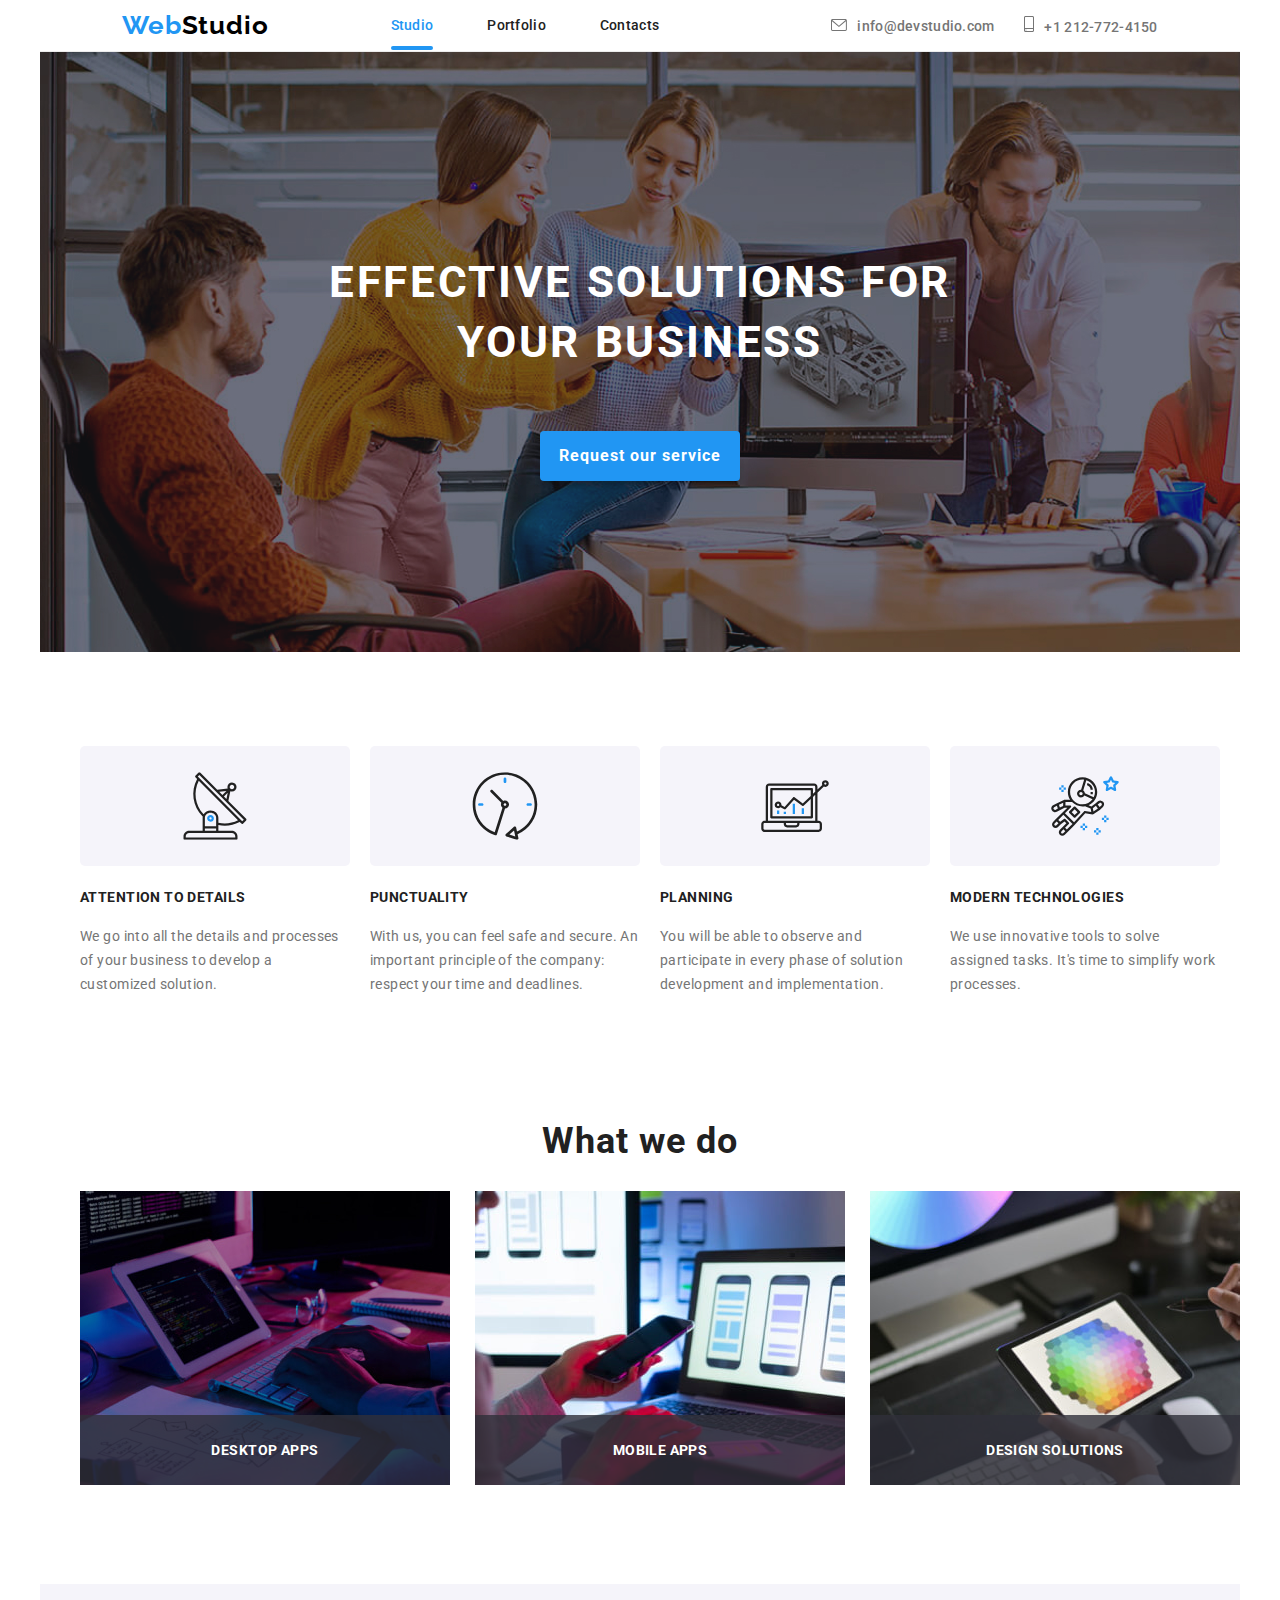
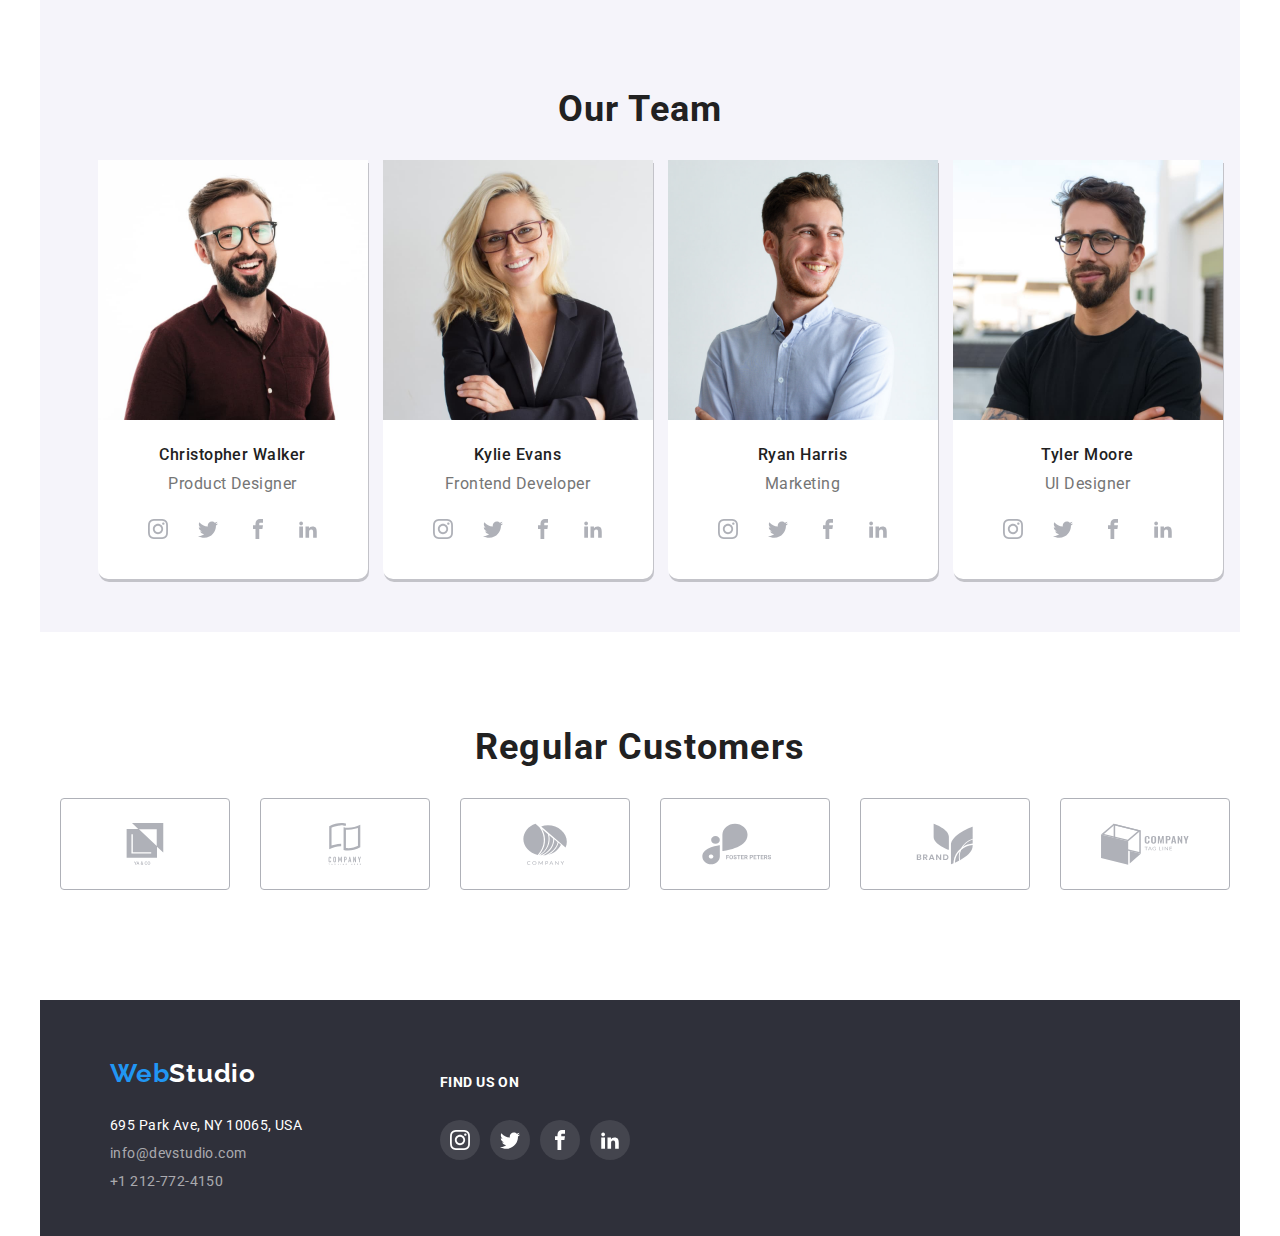
<file: index.html>
<!DOCTYPE html>
<html lang="en">
  <head>
    <meta charset="UTF-8" />
    <meta http-equiv="X-UA-Compatible" content="IE=edge" />
    <meta name="viewport" content="width=device-width, initial-scale=1.0" />
    <link
      rel="stylesheet"
      href="https://cdnjs.cloudflare.com/ajax/libs/modern-normalize/1.0.0/modern-normalize.min.css"
    />
    <link rel="stylesheet" href="styles/styles.css" />
    <link rel="preconnect" href="https://fonts.googleapis.com" />
    <link rel="preconnect" href="https://fonts.gstatic.com" crossorigin />
    <link
      href="https://fonts.googleapis.com/css2?family=Raleway:wght@700&family=Roboto:wght@400;500;700;900&display=swap"
      rel="stylesheet"
    />
    <title>WebStudio</title>
  </head>
  <body>
    <div data-modal class="modal is-hidden">
      <div class="inner-modal">
        <button data-modal-close class="close-modal">
           <svg  viewBox="0 0 200 100"class="close-icons">
              <use href="images/icons.svg#icon-close" ></use> </svg>
        </button>
      </div>
    </div>






    <!--Menu section-->

    <div class="container">
      <header class="page-header">
        <a class="logo link" href="index.html">
          <span class="logo-first-section">Web</span>Studio</a
        >

        <nav>
          <ul class="main-nav-list unstyled-list">
            <li class="main-nav-item">
              <a class="main-nav-link link active-link" href="index.html">Studio</a>
            </li>
            <li class="main-nav-item">
              <a class="main-nav-link link" href="portfolio.html">Portfolio</a>
            </li>
            <li class="main-nav-item">
              <a class="main-nav-link link" href="#">Contacts</a>
            </li>
          </ul>
        </nav>
        <ul class="contact-list unstyled-list">
          <li class="contact-list-item">
            <a class="main-nav-contact link " href="mailto:info@devstudio.com"
              ><svg class="header-icon" width="16" height="12">
              <use href="images/icons.svg#icon-envelope"></use> </svg>info@devstudio.com</a>
              
          </li>
          <li class="contact-list-item">
            <a class="main-nav-contact link " href="tel:+12127724150"
              ><svg class="header-icon" width="10" height="16">
              <use href="images/icons.svg#icon-smartphone"></use> </svg>+1 212-772-4150</a
            >
          </li>
        </ul>
      </header>
    </div>

    <main>
      <!-- Hero element section -->
      <div class="container">
        <section class="hero-element">
          <h1 class="motto">
            EFFECTIVE SOLUTIONS FOR <br />
            YOUR BUSINESS
          </h1>
          <button data-modal-open class="request-btn" type="button">
            Request our service
          </button>
        </section>
      </div>

      <!--About us section-->

      <div class="container">
        <section>
          <ul class="about-section unstyled-list">
            <li class="about">
               <svg viewBox="0 0 400 100" class="about-icons">
              <use href="images/icons.svg#icon-antenna"></use> </svg>
              <h4 class="about-title">ATTENTION TO DETAILS</h4>
              <p class="about-text">
                We go into all the details and processes of your business to
                develop a customized solution.
              </p>
            </li>
            <li class="about">
               <svg viewBox="0 0 400 100" class="about-icons">
              <use href="images/icons.svg#icon-clock" ></use> </svg>
              <h4 class="about-title">PUNCTUALITY</h4>
              <p class="about-text">
                With us, you can feel safe and secure. An important principle of
                the company: respect your time and deadlines.
              </p>
            </li>
            <li class="about">
               <svg  viewBox="0 0 400 100"class="about-icons">
              <use href="images/icons.svg#icon-diagram" ></use> </svg>
              <h4 class="about-title">PLANNING</h4>
              <p class="about-text">
                You will be able to observe and participate in every phase of
                solution development and implementation.
              </p>
            </li>

            <li class="about">
               <svg viewBox="0 0 400 100"   class="about-icons">
              <use href="images/icons.svg#icon-astronaut"
               ></use> </svg>
              <h4 class="about-title">MODERN TECHNOLOGIES</h4>
              <p class="about-text">
                We use innovative tools to solve assigned tasks. It's time to
                simplify work processes.
              </p>
            </li>
          </ul>
        </section>
      </div>

      <!--What we do section-->
      <div class="container">
        <section class="we-do-section">
          <h2 class="section-title">What we do</h2>
          <ul class="unstyled-listss">
            <li>
              <div class="we-do-card">
                <div class="we-do-shadow">DESKTOP APPS</div> 
              <img
                src="./images/what_we_do/WS1.jpg"
                alt="Someone who coding"
                width="370"
              />
            </div>
            </li>
             <li>
              <div class="we-do-card">
                <div class="we-do-shadow">MOBILE APPS</div> 
              <img
                src="./images/what_we_do/WS2.jpg"
                alt="Someone who coding"
                width="370"
              /></div>
            </li>
              <li>
              <div class="we-do-card">
                <div class="we-do-shadow">DESIGN SOLUTIONS</div> 
              <img
                src="./images/what_we_do/WS3.jpg"
                alt="Someone who coding"
                width="370"
              /></div>
            </li>
          </ul>
        </section>
      </div>

      <!--Team section-->

      <div class="container">
        <section class="team-section">
          <h2 class="section-title">Our Team</h2>
          <ul class="teams">
            <li class="somebody">
              <img
                src="./images/our_team/ChristopherWalker.jpg"
                width="270"
                alt="Christopher Walker portrait photo"
              />
              <h4 class="name">Christopher Walker</h4>
              <p class="function">Product Designer</p>
              <ul class="unstyled-list social-list">
                <li class="social-dot">
                  <a href="#" target="_blank" class="social-link">
                    <svg class="social-icon">
                      <use href="images/icons.svg#icon-instagram"></use>
                    </svg>
                  </a>
                </li>
                <li>
                  <a href="#" target="_blank" class="social-link">
                    <svg class="social-icon">
                      <use href="images/icons.svg#icon-twitter"></use>
                    </svg>
                  </a>
                </li>
                <li>
                  <a href="#" target="_blank" class="social-link">
                    <svg class="social-icon">
                      <use href="images/icons.svg#icon-facebook"></use>
                    </svg>
                  </a>
                </li>
                <li>
                  <a href="#" target="_blank" class="social-link">
                    <svg class="social-icon">
                      <use href="images/icons.svg#icon-linkedin"></use>
                    </svg>
                  </a>
                </li>
              </ul>
            </li>
            <li class="somebody">
              <img
                src="./images/our_team/KylieEvans.jpg"
                width="270"
                alt="Kylie Evans portrait photo"
              />
              <h4 class="name">Kylie Evans</h4>
              <p class="function">Frontend Developer</p>
              <ul class="unstyled-list social-list">
                <li>
                  <a href="#" target="_blank" class="social-link">
                    <svg class="social-icon">
                      <use href="images/icons.svg#icon-instagram"></use>
                    </svg>
                  </a>
                </li>
                <li>
                  <a href="#" target="_blank" class="social-link">
                    <svg class="social-icon">
                      <use href="images/icons.svg#icon-twitter"></use>
                    </svg>
                  </a>
                </li>
                <li>
                  <a href="#" target="_blank" class="social-link">
                    <svg class="social-icon">
                      <use href="images/icons.svg#icon-facebook"></use>
                    </svg>
                  </a>
                </li>
                <li>
                  <a href="#" target="_blank" class="social-link">
                    <svg class="social-icon">
                      <use href="images/icons.svg#icon-linkedin"></use>
                    </svg>
                  </a>
                </li>
              </ul>
            </li>
            <li class="somebody">
              <img
                src="./images/our_team/RyanHarris.jpg"
                width="270"
                alt="Ryan Harris portrait photo"
              />
              <h4 class="name">Ryan Harris</h4>
              <p class="function">Marketing</p>
             <ul class="unstyled-list social-list">
                <li>
                  <a href="#" target="_blank" class="social-link">
                    <svg class="social-icon">
                      <use href="images/icons.svg#icon-instagram"></use>
                    </svg>
                  </a>
                </li>
                <li>
                  <a href="#" target="_blank" class="social-link">
                    <svg class="social-icon">
                      <use href="images/icons.svg#icon-twitter"></use>
                    </svg>
                  </a>
                </li>
                <li>
                  <a href="#" target="_blank" class="social-link">
                    <svg class="social-icon">
                      <use href="images/icons.svg#icon-facebook"></use>
                    </svg>
                  </a>
                </li>
                <li>
                  <a href="#" target="_blank" class="social-link">
                    <svg class="social-icon">
                      <use href="images/icons.svg#icon-linkedin"></use>
                    </svg>
                  </a>
                </li>
              </ul>
            </li>
            <li class="somebody">
              <img
                src="./images/our_team/TylerMoore.jpg"
                width="270"
                alt="Tyler Moore portrait photo"
              />
                 <h4 class="name">Tyler Moore</h4>
                <p class="function">UI Designer</p>
              <ul class="unstyled-list social-list">
                <li>
                  <a href="#" target="_blank" class="social-link">
                    <svg class="social-icon">
                      <use href="images/icons.svg#icon-instagram"></use>
                    </svg>
                  </a>
                </li>
                <li>
                  <a href="#" target="_blank" class="social-link">
                    <svg class="social-icon">
                      <use href="images/icons.svg#icon-twitter"></use>
                    </svg>
                  </a>
                </li>
                <li>
                  <a href="#" target="_blank" class="social-link">
                    <svg class="social-icon">
                      <use href="images/icons.svg#icon-facebook"></use>
                    </svg>
                  </a>
                </li>
                <li>
                  <a href="#" target="_blank" class="social-link">
                    <svg class="social-icon">
                      <use href="images/icons.svg#icon-linkedin"></use>
                    </svg>
                  </a>
                </li>
              </ul>
            </section>
      </div>

      <!--Customers section-->

      <div class="container">
        <section>
         <h2 class="section-title">Regular Customers</h2>
         <ul class="customers"> 
            <li class="customer-logo">
              <a href="#" target="_blank" class="customer-link">
                    <svg viewBox="0 0 400 100" class="customer-icon">
                      <use href="images/icons.svg#icon-customer1"></use>
                    </svg>
                  </a>
                </li>
           <li class="customer-logo">
              <a href="#" target="_blank" class="customer-link">
                    <svg viewBox="0 0 400 100" class="customer-icon">
                      <use href="images/icons.svg#icon-customer2"></use>
                    </svg>
                  </a>
             </li>
            <li class="customer-logo">
                <a href="#" target="_blank" class="customer-link">
                    <svg viewBox="0 0 400 100" class="customer-icon">
                      <use href="images/icons.svg#icon-customer3"></use>
                    </svg>
                  </a>
                </li>
            <li class="customer-logo">
              <a href="#" target="_blank" class="customer-link">
                    <svg viewBox="0 0 400 100"  class="customer-icon ">
                      <use href="images/icons.svg#icon-customer4"></use>
                    </svg>
               </a>
              </li>
            <li class="customer-logo">
              <a href="#" target="_blank" class="customer-link">
                    <svg viewBox="0 0 400 100" class="customer-icon">
                      <use href="images/icons.svg#icon-customer5"></use>
                    </svg>
                  </a>
            </li>
             <li class="customer-logo"> 
                <a href="#" target="_blank" class="customer-link">
                    <svg viewBox="0 0 400 100" class="customer-icon">
                      <use href="images/icons.svg#icon-customer6"></use>
                    </svg>
                  </a>
            </li>
           </ul>
      </div>
     </section>
    </main>

    <!--Footer section-->
    <footer class="container">
      <div class="page-footer">
        <address class="contacts">
          <ul class="unstyled-list">
            <li class="info">
              <a class="logo link" href="index.html"
                ><span class="logo-first-section">Web</span
                ><span class="logo-last-section">Studio</span></a
              >
            </li>
            <li class="info">
              <a class="link adress" href="#">695 Park Ave, NY 10065, USA</a>
            </li>
            <li class="info">
              <a class="link mail" href="mailto:info@devstudio.com"
                >info@devstudio.com</a
              >
            </li>
            <li class="info">
              <a class="link tel" href="tel:+12127724150">+1 212-772-4150</a>
            </li>
          </ul>
        </address>
        <div class="page-footer social-media">
          <h3 class="social-title">FIND US ON</h3>
          <ul class="unstyled-list social-lis dots">
              <li class="">
                  <a href="#" target="_blank" class="footer-social-link">
                    <svg class="footer-icon">
                      <use href="images/icons.svg#icon-instagram"></use>
                    </svg>
                  </a>
                </li>
                <li>
                  <a href="#" target="_blank" class="footer-social-link">
                    <svg class="footer-icon">
                      <use href="images/icons.svg#icon-twitter"></use>
                    </svg>
                  </a>
                </li>
                <li>
                  <a href="#" target="_blank" class="footer-social-link">
                    <svg class="footer-icon">
                      <use href="images/icons.svg#icon-facebook"></use>
                    </svg>
                  </a>
                </li>
                <li>
                  <a href="#" target="_blank" class="footer-social-link">
                    <svg class="footer-icon">
                      <use href="images/icons.svg#icon-linkedin"></use>
                    </svg>
                  </a>
                </li>
            </ul> </div>
      </div>
    </footer>
    <script src="./js/modal.js"></script>
  </body>
</html>
</file>
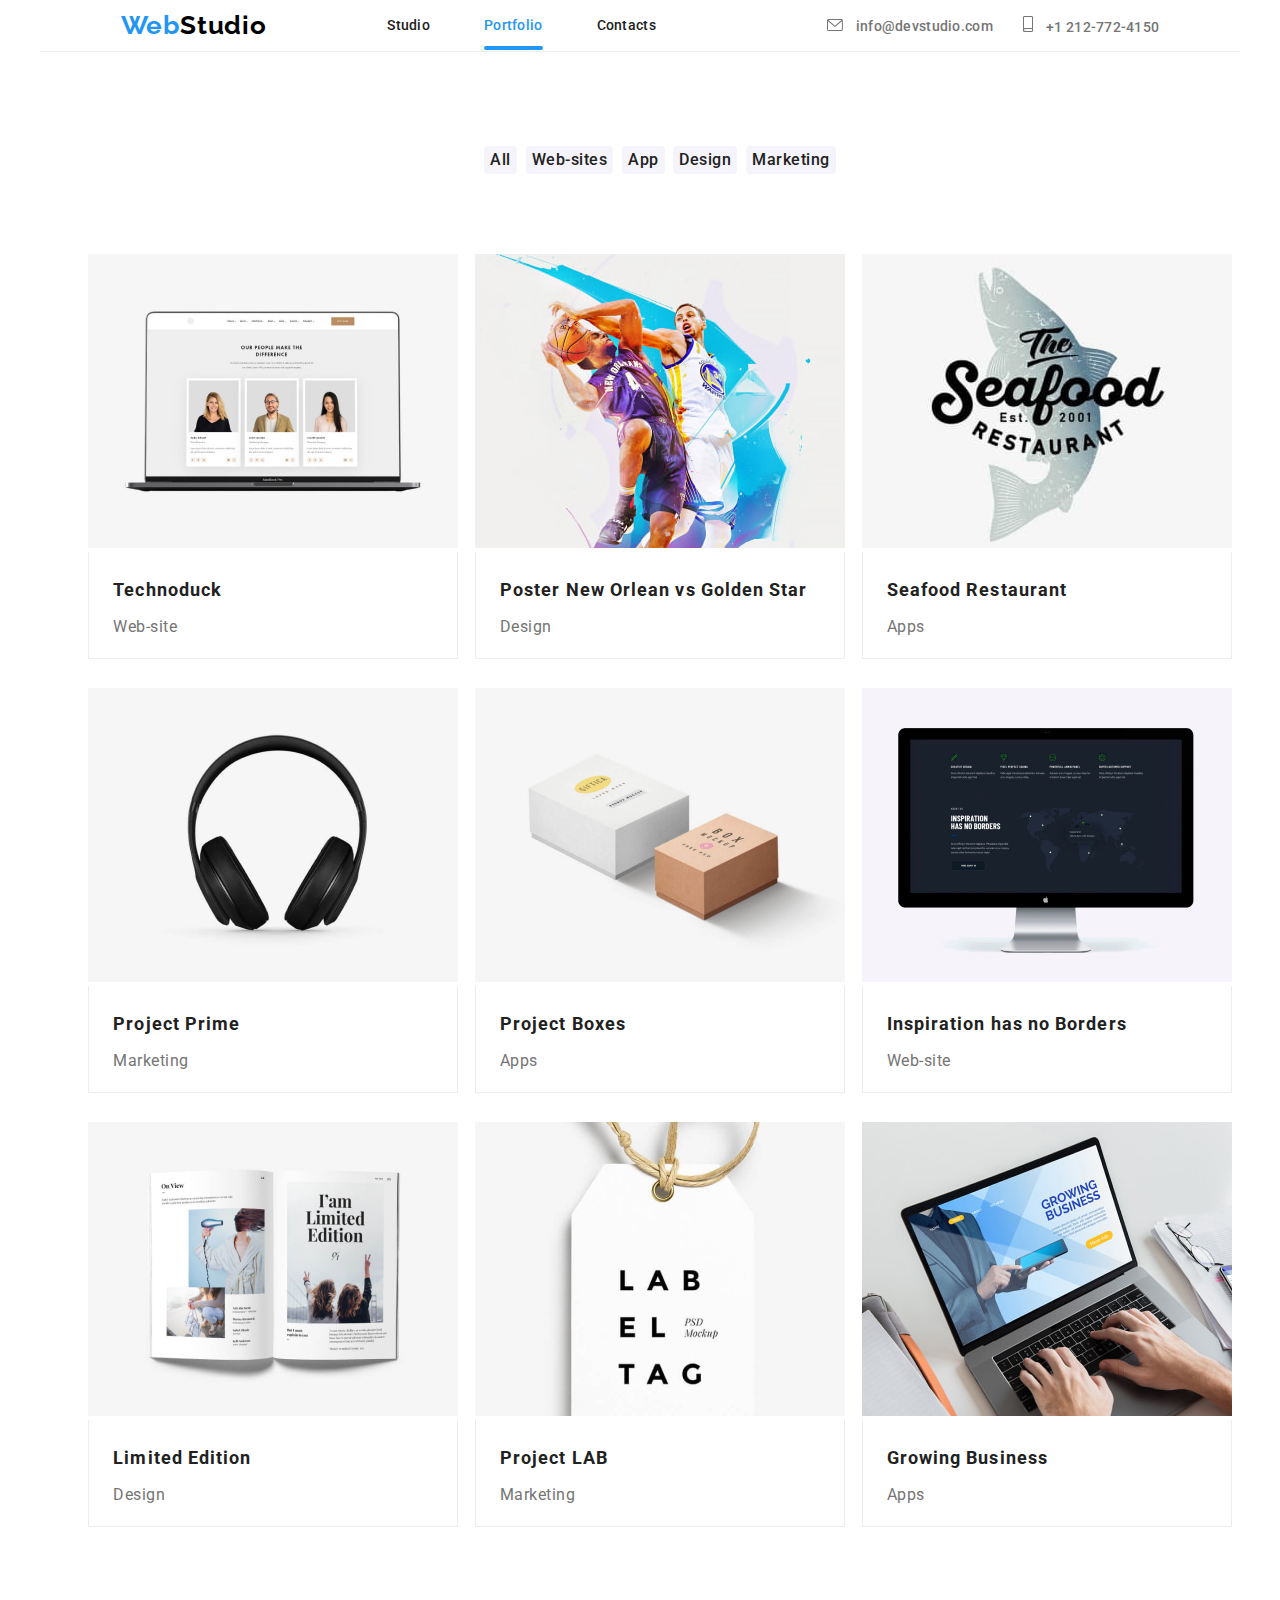
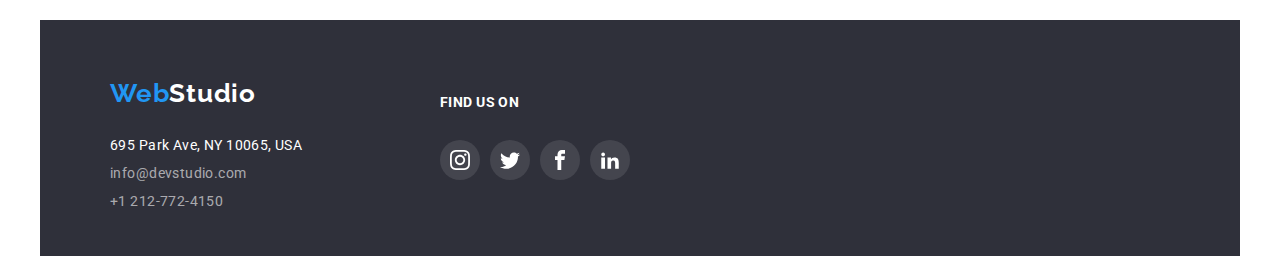
<file: portfolio.html>
<!DOCTYPE html>
<html lang="en">
  <head>
    <meta charset="UTF-8" />
    <meta http-equiv="X-UA-Compatible" content="IE=edge" />
    <meta name="viewport" content="width=device-width, initial-scale=1.0" />
    <link
      rel="stylesheet"
      href="https://cdnjs.cloudflare.com/ajax/libs/modern-normalize/1.0.0/modern-normalize.min.css"
    />
    <link rel="stylesheet" href="styles/styles.css" />
    <link rel="preconnect" href="https://fonts.googleapis.com" />
    <link rel="preconnect" href="https://fonts.gstatic.com" crossorigin />
    <link
      href="https://fonts.googleapis.com/css2?family=Raleway:wght@700&family=Roboto:wght@400;500;700;900&display=swap"
      rel="stylesheet"
    />
    <title>WebStudio</title>
  </head>
  <body>
    <!--Menu section-->
    <div class="container">
      <header class="page-header">
        <a class="logo link" href="index.html">
          <span class="logo-first-section">Web</span>Studio</a
        >

        <nav>
          <ul class="main-nav-list unstyled-list">
            <li class="main-nav-item">
              <a class="main-nav-link link" href="index.html">Studio</a>
            </li>
            <li class="main-nav-item">
              <a class="main-nav-link link active-link" href="portfolio.html"
                >Portfolio</a
              >
            </li>
            <li class="main-nav-item">
              <a class="main-nav-link link" href="#">Contacts</a>
            </li>
          </ul>
        </nav>
        <ul class="contact-list unstyled-list">
          <li class="contact-list-item">
            <a class="main-nav-contact link" href="mailto:info@devstudio.com"
              ><svg class="header-icon" width="16" height="12">
                <use href="images/icons.svg#icon-envelope"></use>
              </svg>
              info@devstudio.com</a
            >
          </li>
          <li class="contact-list-item">
            <a class="main-nav-contact link" href="tel:+12127724150"
              ><svg class="header-icon" width="10" height="16">
                <use href="images/icons.svg#icon-smartphone"></use>
              </svg>
              +1 212-772-4150</a
            >
          </li>
        </ul>
      </header>
    </div>

    <!--Portfolio section-->
    <main>
      <ul class="unstyled-btns">
        <li><button class="btn" type="button">All</button></li>
        <li><button class="btn" type="button">Web-sites</button></li>
        <li><button class="btn" type="button">App</button></li>
        <li><button class="btn" type="button">Design</button></li>
        <li><button class="btn" type="button">Marketing</button></li>
      </ul>
      <div class="container">
        <ul class="unstyled-images">
          <li class="product">
            <div class="over-card">
              <div class="overlay">
                <p class="opis">
                  Technoduck is a state-of-the-art coronavirus distribution
                  platform. Companies use this platform for digital espionage
                  and attacks on competitors' secure servers.
                </p>
              </div>
              <img
                class="product-img"
                src="./images/gallery/img1.jpg"
                width="370"
                alt="on the screen of a laptop is opened a web-site"
              />
            </div>
            <div class="card">
              <h4 class="product-name">Technoduck</h4>
              <p class="product-type">Web-site</p>
            </div>
          </li>

          <li class="product">
            <div class="over-card">
              <div class="overlay">
                <p class="opis"></p>
              </div>
              <img
                class="product-img"
                src="./images/gallery/img2.jpg"
                width="370"
                alt="two basketball players are fighting for the basketball"
              />
            </div>
            <div class="card">
              <h4 class="product-name">Poster New Orlean vs Golden Star</h4>
              <p class="product-type">Design</p>
            </div>
          </li>

          <li class="product">
            <div class="over-card">
              <div class="overlay">
                <p class="opis"></p>
              </div>
              <img
                class="product-img"
                src="./images/gallery/img3.jpg"
                width="370"
                alt="The Seafood Restaurant Est. 2001 and text and a fish"
              />
            </div>
            <div class="card">
              <h4 class="product-name">Seafood Restaurant</h4>
              <p class="product-type">Apps</p>
            </div>
          </li>

          <li class="product">
            <div class="over-card">
              <div class="overlay">
                <p class="opis"></p>
              </div>
              <img
                class="product-img"
                src="./images/gallery/img4.jpg"
                width="370"
                alt="Headphones"
              />
            </div>
            <div class="card">
              <h4 class="product-name">Project Prime</h4>
              <p class="product-type">Marketing</p>
            </div>
          </li>

          <li class="product">
            <div class="over-card">
              <div class="overlay">
                <p class="opis"></p>
              </div>
              <img
                class="product-img"
                src="./images/gallery/img5.jpg"
                width="370"
                alt="two boxes"
              />
            </div>
            <div class="card">
              <h4 class="product-name">Project Boxes</h4>
              <p class="product-type">Apps</p>
            </div>
          </li>

          <li class="product">
            <div class="over-card">
              <div class="overlay">
                <p class="opis"></p>
              </div>
              <img
                class="product-img"
                src="./images/gallery/img6.jpg"
                width="370"
                alt="a web-site on a monitor"
              />
            </div>
            <div class="card">
              <h4 class="product-name">Inspiration has no Borders</h4>
              <p class="product-type">Web-site</p>
            </div>
          </li>

          <li class="product">
            <div class="over-card">
              <div class="overlay">
                <p class="opis"></p>
              </div>
              <img
                class="product-img"
                src="./images/gallery/img7.jpg"
                width="370"
                alt="an open book"
              />
            </div>
            <div class="card">
              <h4 class="product-name">Limited Edition</h4>
              <p class="product-type">Design</p>
            </div>
          </li>

          <li class="product">
            <div class="over-card">
              <div class="overlay">
                <p class="opis"></p>
              </div>
              <img
                class="product-img"
                src="./images/gallery/img8.jpg"
                width="370"
                alt="a label that says labeltag"
              />
            </div>
            <div class="card">
              <h4 class="product-name">Project LAB</h4>
              <p class="product-type">Marketing</p>
            </div>
          </li>

          <li class="product">
            <div class="over-card">
              <div class="overlay">
                <p class="opis"></p>
              </div>
              <img
                class="product-img"
                src="./images/gallery/img9.jpg"
                width="370px"
                alt="two mani write to a laptop"
              />
            </div>
            <div class="card">
              <h4 class="product-name">Growing Business</h4>
              <p class="product-type">Apps</p>
            </div>
          </li>
        </ul>
      </div>
    </main>

    <!--Footer section-->

    <footer class="container">
      <div class="page-footer">
        <address class="contacts">
          <ul class="unstyled-list">
            <li class="info">
              <a class="logo link" href="index.html"
                ><span class="logo-first-section">Web</span
                ><span class="logo-last-section">Studio</span></a
              >
            </li>
            <li class="info">
              <a class="link adress" href="#">695 Park Ave, NY 10065, USA</a>
            </li>
            <li class="info">
              <a class="link mail" href="mailto:info@devstudio.com"
                >info@devstudio.com</a
              >
            </li>
            <li class="info">
              <a class="link tel" href="tel:+12127724150">+1 212-772-4150</a>
            </li>
          </ul>
        </address>
        <div class="page-footer social-media">
          <h3 class="social-title">FIND US ON</h3>
          <ul class="unstyled-list social-lis dots">
            <li class="">
              <a href="#" target="_blank" class="footer-social-link">
                <svg class="footer-icon">
                  <use href="images/icons.svg#icon-instagram"></use>
                </svg>
              </a>
            </li>
            <li>
              <a href="#" target="_blank" class="footer-social-link">
                <svg class="footer-icon">
                  <use href="images/icons.svg#icon-twitter"></use>
                </svg>
              </a>
            </li>
            <li>
              <a href="#" target="_blank" class="footer-social-link">
                <svg class="footer-icon">
                  <use href="images/icons.svg#icon-facebook"></use>
                </svg>
              </a>
            </li>
            <li>
              <a href="#" target="_blank" class="footer-social-link">
                <svg class="footer-icon">
                  <use href="images/icons.svg#icon-linkedin"></use>
                </svg>
              </a>
            </li>
          </ul>
        </div>
      </div>
    </footer>
  </body>
</html>
</file>
<file: styles/styles.css>
*,
*::before,
*::after {
  box-sizing: border-box;
  transition-duration: 250ms;
  transition-timing-function: cubic-bezier(0.4, 0, 0.2, 1);
}

:root {
  --brand-color: #2196f3;
}

body {
  font-family: "Roboto", "Rakeway", sans-serif;
  margin: 0;
}
/* Menu section */
.page-header {
  display: flex;
  width: 100%;
  align-items: center;
  justify-content: space-evenly;
  border-bottom: 1px solid #ececec;
  margin-bottom: 0 auto;
}

.container {
  width: 1200px;
  margin: auto;
  justify-content: center;
}

.unstyled-list {
  list-style-type: none;
}

.main-nav-list {
  list-style-type: none;
  display: inline-block;
  flex-grow: 1;
}

.main-nav-item {
  display: inline-block;
  margin-right: 50px;
}
.contact-list-item {
  display: flex;
}

.link {
  text-decoration: none;
  cursor: pointer;
}
.logo {
  font-family: "Raleway";
  font-style: normal;
  color: #000000;
  font-weight: 700;
  font-size: 26px;
  line-height: 31px;
  letter-spacing: 0.03em;
}
.main-nav-contact {
  font-family: "Roboto";
  font-style: normal;
  font-weight: 500;
  font-size: 14px;
  line-height: 16px;
  letter-spacing: 0.02em;
  color: #757575;
}
.main-nav-contact:hover,
.main-nav-contact:focus {
  color: var(--brand-color);
}

.logo-first-section {
  color: var(--brand-color);
}
.main-nav-link {
  font-family: "Roboto";
  font-style: normal;
  font-weight: 500;
  font-size: 14px;
  line-height: 16px;
  letter-spacing: 0.02em;
  color: #212121;
  position: relative;
}
.main-nav-link:hover,
.main-nav-link:focus {
  color: var(--brand-color);
}

.header-icon {
  fill: currentColor;
  margin-right: 10px;
}

.contact-list {
  display: flex;
  align-items: center;
  gap: 30px;
}

.active-link {
  color: var(--brand-color);
}
.active-link::after {
  content: "";
  color: var(--brand-color);
  background-color: var(--brand-color);
  border-radius: 10px;
  width: 100%;
  height: 4px;
  position: absolute;
  bottom: -17px;
  left: 0;
}

/* Index section */
/* Hero section*/

.modal {
  position: fixed;
  width: 100%;
  height: 100%;
  background-color: rgba(0, 0, 0, 0.2);
  z-index: 99;
  display: flex;
  justify-content: center;
  align-items: center;
  transition: opacity 300ms linear, transform 250ms linear;
}

.inner-modal {
  width: 528px;
  height: 581px;
  background-color: #fff;
  position: relative;
}

.close-modal {
  border-radius: 50%;
  background-color: #fff;
  border: 1px solid rgba(0, 0, 0, 0.1);
  width: 30px;
  height: 30px;
  display: flex;
  align-items: center;
  justify-content: center;
  color: #afb1b8;
  cursor: pointer;
  position: absolute;
  top: 8px;
  right: 8px;
}

.is-hidden {
  visibility: hidden;
  pointer-events: none;
  transform: scale(0.1);
  opacity: 0;
}

.hero-element,
.motto,
.request-btn {
  display: flex;
  flex-direction: column;
  justify-content: center;
  align-items: center;
}

.hero-element {
  background-image: url(../images/gallery/hero.jpg);
  box-shadow: inset 300px 300px 300px 300px hsla(235, 10%, 21%, 0.3);

  width: 100%;
  height: 600px;
}
.motto {
  width: 696 px;
  margin-right: auto;
  margin-left: auto;

  font-family: "Roboto";
  font-style: normal;
  font-weight: 900px;
  font-size: 44px;
  line-height: 60px;
  text-align: center;
  letter-spacing: 0.06em;
  text-transform: uppercase;
  color: #ffffff;
  align-content: center;
}

.request-btn {
  font-family: "Roboto";
  font-style: normal;
  font-weight: 700;
  font-size: 16px;
  line-height: 30px;
  display: flex;
  align-items: center;
  text-align: center;
  letter-spacing: 0.06em;
  color: #ffffff;

  width: 200px;
  height: 50px;

  background: var(--brand-color);
  box-shadow: 0px 4px 4px rgba(0, 0, 0, 0.15);
  border-radius: 4px;
  border-style: none;
  flex-wrap: nowrap;
  margin-top: 30px;
}

/* about us section*/
.about-title {
  font-family: "Roboto";
  font-style: normal;
  font-weight: 700px;
  font-size: 14px;
  line-height: 16px;
  letter-spacing: 0.03em;
  text-transform: uppercase;
  color: #212121;
}

.about-text {
  font-family: "Roboto";
  font-style: normal;
  font-weight: 400px;
  font-size: 14px;
  line-height: 24px;
  letter-spacing: 0.03em;
  color: #757575;
}

.about-section {
  display: inline-flex;
  flex-direction: row;
  justify-content: space-evenly;

  margin-top: 94px;
  width: 1200px;
}
.about {
  margin-right: 20px;
}

.about-icons {
  background-color: #f5f4fa;
  width: 270px;
  height: 120px;
  border-radius: 5px;
}

/* What we do section */
.section-title {
  font-family: "Roboto";
  font-style: normal;
  font-weight: 700;
  font-size: 36px;
  line-height: 42px;
  text-align: center;
  letter-spacing: 0.03em;
  color: #212121;
  margin-top: 94px;
}

.unstyled-listss {
  display: flex;
  justify-content: space-between;
  list-style-type: none;
}

.we-do-section {
  width: 100%;
}

.we-do-shadow {
  display: flex;
  font-family: "Roboto";
  font-style: normal;
  font-weight: 700;
  font-size: 14px;
  line-height: 16px;
  text-align: center;
  letter-spacing: 0.03em;
  text-transform: uppercase;
  color: #ffffff;

  background-color: rgba(47, 48, 58, 0.8);
  position: absolute;
  height: 70px;
  width: 370px;
  align-items: center;
  justify-content: center;
  margin-top: 224px;
}

/* Team section */

.teams {
  display: flex;
  justify-content: space-around;
  list-style-type: none;
}

.name {
  font-family: "Roboto";
  font-style: normal;
  font-weight: 500;
  font-size: 16px;
  line-height: 19px;
  text-align: center;
  letter-spacing: 0.03em;
  color: #212121;
  margin-bottom: 10px;
}

.function {
  font-family: "Roboto";
  font-style: normal;
  color: #757575;
  font-weight: 400;
  font-size: 16px;
  line-height: 19px;
  text-align: center;
  letter-spacing: 0.03em;
  margin-top: 10px;
}
.somebody {
  background-color: #ffffff;
  border-bottom-left-radius: 10px;
  border-bottom-right-radius: 10px;
  padding-bottom: 30px;
  box-shadow: 1px 3px #c3c3c9;
}
.team-section {
  width: 100%;
  height: 648px;
  margin-top: 94px;
  background: #f5f4fa;
  padding: 10px;
}

.social-icon {
  width: 20px;
  height: 20px;
  fill: currentColor;
  justify-content: center;
}

.social-list {
  display: flex;
  gap: 10px;
}

.social-link {
  background-color: #fff;
  border-radius: 50%;
  width: 40px;
  height: 40px;
  display: flex;
  align-items: center;
  justify-content: center;
  color: #afb1b8;
}

.social-link:hover,
.social-icon:hover {
  background-color: var(--brand-color);
  color: #fff;
}

/* Customers section */

.customers {
  list-style-type: none;
  display: flex;
  justify-content: center;
  align-items: center;
}

.customer-link {
  width: 170px;
  height: 92px;
  border: 1px solid #afb1b8;
  border-radius: 4px;
  margin-right: 30px;
  margin-bottom: 94px;
  display: flex;
  align-items: center;
  justify-content: center;
  color: #afb1b8;
}
.customer-link:hover {
  border: 1px solid var(--brand-color);
}
.customer-icon {
  fill: currentColor;
}
.customer-icon:hover {
  fill: #2196f3;
}
/* Portfolio section */

.btn {
  font-family: "Roboto";
  font-style: normal;
  color: #212121;
  font-weight: 500;
  font-size: 16px;
  line-height: 26px;
  text-align: center;
  letter-spacing: 0.03em;
  background: #f5f4fa;
  border-radius: 4px;
  border-style: none;
  cursor: pointer;
}
.btn:hover {
  color: #fff;
  background-color: var(--brand-color);
}

.btn:hover,
.btn:focus {
  box-shadow: 2px 8px 7px 0px rgba(117, 117, 117, 0.53);
  -webkit-box-shadow: 2px 8px 7px 0px rgba(117, 117, 117, 0.53);
  -moz-box-shadow: 2px 8px 7px 0px rgba(117, 117, 117, 0.53);
}

.card {
  border: 1px solid #ececec;
  width: 370px;
  height: 107px;
  margin-bottom: 30px;
  border-top-style: none;
  padding-top: 10px;
  position: relative;
  overflow: hidden;
}
.product {
  width: 370px;
  height: 404px;
  margin-top: 30px;
}

.product:hover {
  box-shadow: 5px 5px 4px 2px rgba(117, 117, 117, 0.53);
  box-shadow: 2px 8px 9px 3px rgba(117, 117, 117, 0.53);
  -webkit-box-shadow: 2px 8px 9px 3px rgba(117, 117, 117, 0.53);
  -moz-box-shadow: 2px 8px 9px 3px rgba(117, 117, 117, 0.53);
}
.product-img {
  margin-bottom: 0px;
}

.product-name {
  font-family: "Roboto";
  font-style: normal;
  color: #212121;
  font-weight: 700;
  font-size: 18px;
  line-height: 36px;
  letter-spacing: 0.06em;
  margin-left: 24px;
  margin-bottom: 4px;
  margin-top: 10px;
}
.product-type {
  font-family: "Roboto";
  font-style: normal;
  color: #757575;
  font-weight: 400;
  font-size: 16px;
  line-height: 30px;
  letter-spacing: 0.03em;
  margin-left: 24px;
  margin-top: 4px;
}
.unstyled-btns {
  display: flex;
  justify-content: space-around;
  max-width: 400px;
  margin-left: auto;
  margin-right: auto;
  list-style-type: none;
  margin-top: 94px;
}
.unstyled-images {
  display: flex;
  flex-wrap: wrap;
  max-width: 1200px;

  justify-content: space-around;
  list-style-type: none;
  margin-top: 50px;
  margin-bottom: 94px;
}

.overlay {
  background-color: rgba(33, 150, 243, 0.9);
  position: absolute;
  height: 294px;
  width: 370px;
  transform: translateY(300px);
  transition: transform 250ms linear;
  display: flex;
  justify-content: center;
  align-items: center;
}
.opis {
  width: 322px;
  height: 140px;
  left: 239px;
  top: 325px;

  font-family: "Roboto";
  font-style: normal;
  font-weight: 400;
  font-size: 18px;
  line-height: 28px;
  letter-spacing: 0.03em;
  color: #ffffff;
  text-align: left;
}

.product:hover .overlay {
  transform: translateY(0);
}
.over-card {
  position: relative;
  overflow: hidden;
}

/*Footer section*/
.page-footer {
  background: #2f303a;
  width: 100%;

  display: flex;

  margin-bottom: 0 auto;
  padding: 30px;
}

.logo-last-section {
  color: #ffffff;
}
.adress {
  font-family: "Roboto";
  font-style: normal;
  font-weight: 400;
  font-size: 14px;
  line-height: 16px;
  letter-spacing: 0.03em;

  color: #ffffff;
}
.mail,
.tel {
  font-family: "Roboto";
  font-style: normal;
  color: rgba(255, 255, 255, 0.6);
  font-weight: 400;
  font-size: 14px;
  line-height: 16px;
  letter-spacing: 0.03em;
}

.info {
  display: flex;
  flex-direction: column;
  justify-content: flex-start;
  align-items: flex-start;
  margin-top: 12px;
}

.info:first-child {
  margin-bottom: 28px;
}

.social-title {
  font-family: "Roboto";
  font-style: normal;
  font-weight: 700;
  font-size: 14px;
  line-height: 16px;
  letter-spacing: 0.03em;
  text-transform: uppercase;

  color: #fff;

  text-decoration: 1px solid #000000;
  margin-right: 516px;
}

.footer-icon {
  fill: #ffffff;
  width: 20px;
  height: 20px;
  justify-content: center;
}

.footer-social-link {
  background-color: rgba(255, 255, 255, 0.1);
  border-radius: 50%;
  width: 40px;
  height: 40px;
  display: flex;
  align-items: center;
  justify-content: center;
}
.footer-social-link:hover {
  background-color: var(--brand-color);
}
.contacts {
  display: flex;
  flex: 0 1 900px;
}
.social-media {
  flex: 1 0 800px;
  flex-direction: column;
  justify-content: flex-start;
}

.dots {
  display: flex;
  flex-direction: row;
  gap: 10px;
  margin-left: -40px;
}
</file>
